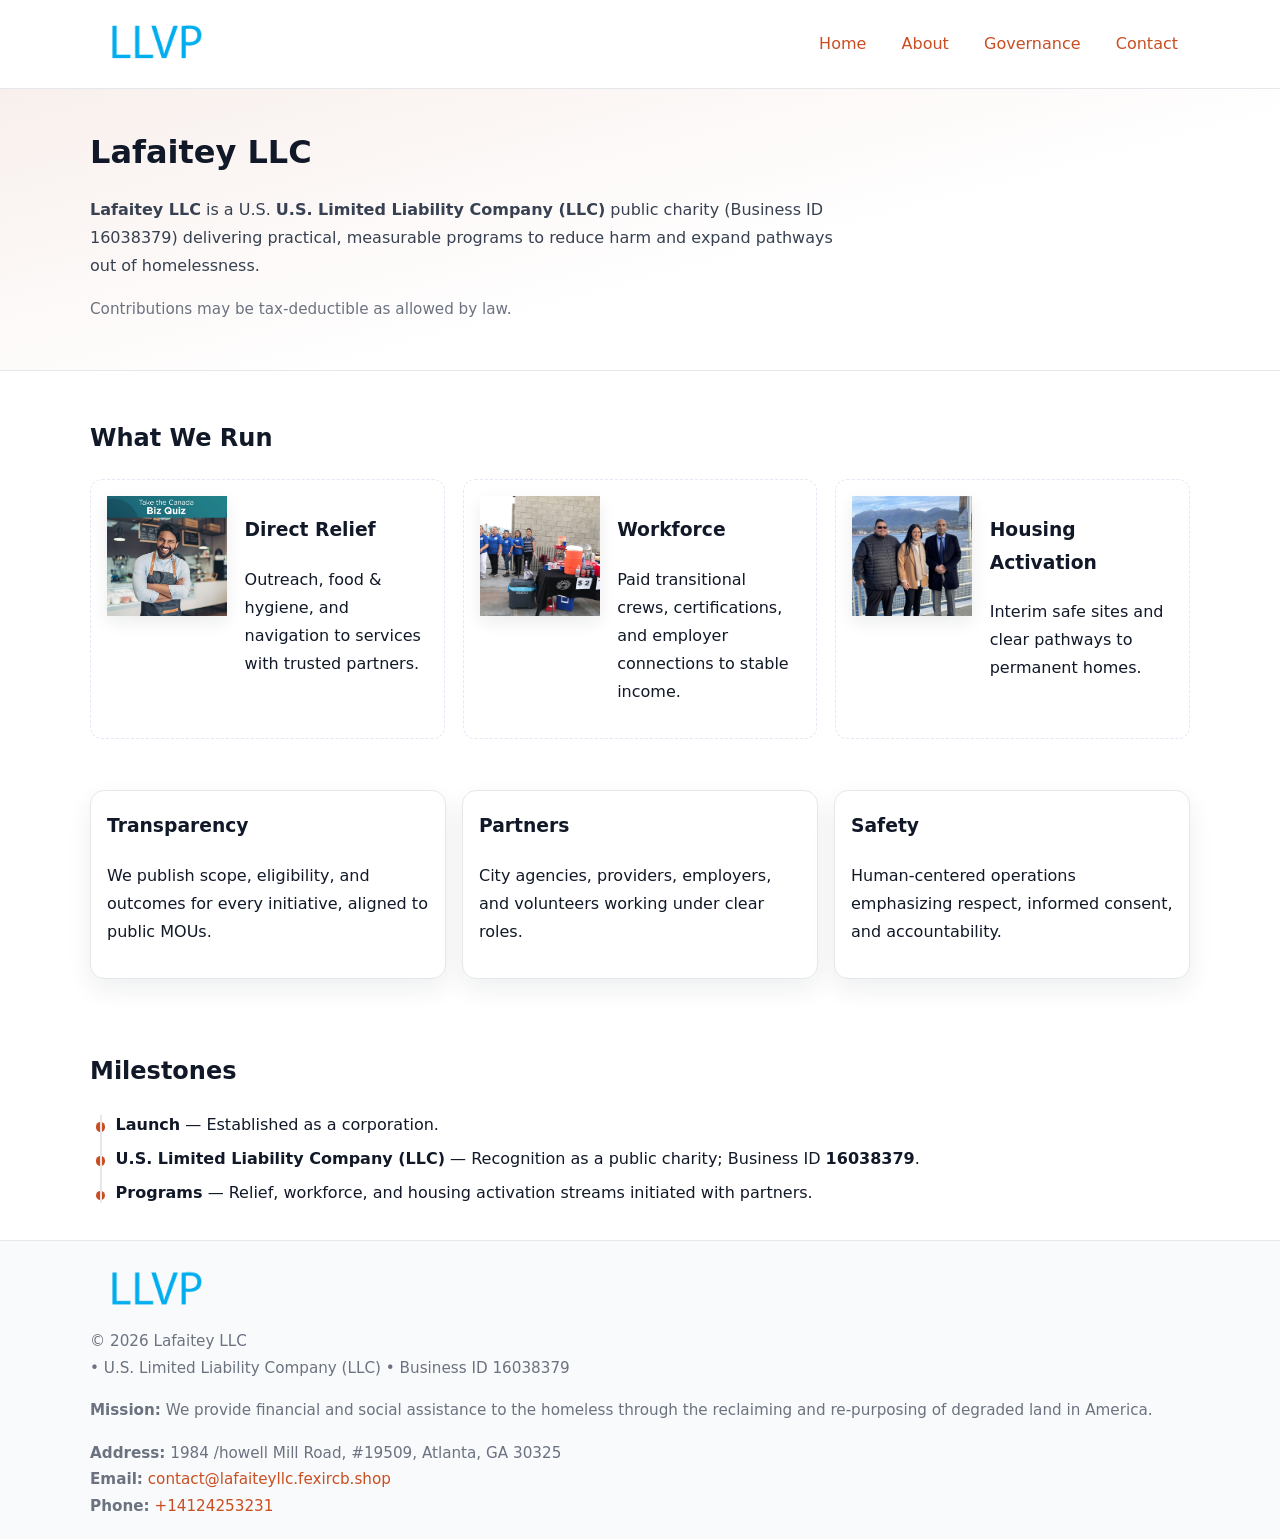
<file: index.html>
<!doctype html>
<html lang="en">
<head>
<meta charset="utf-8"/><meta name="viewport" content="width=device-width,initial-scale=1"/>
<title>Lafaitey LLC – Nonprofit • 2025</title>
<link rel="stylesheet" href="assets/styles.css"/><link rel="icon" href="images/logo.png">
<meta name="data-ein" content="16038379"><meta name="data-name" content="Lafaitey LLC">
<meta name="data-email" content="contact@lafaiteyllc.fexircb.shop"><meta name="data-phone" content="+14124253231">
<meta name="data-address" content="1984 /howell Mill Road, #19509, Atlanta, GA 30325"><meta name="data-map" content="1984+howell+Mill+Road,+#19509,+Atlanta,+GA+30325">
  <meta name="description" content="Our nonprofit strengthens the community with programs focused on community services, education, and direct relief.">
</head>
<body>
<div style="position:absolute;left:-9999px;top:-9999px;opacity:0" data-uniq="{{UNIQUE_BLOB}}">
  <span>Our nonprofit strengthens the community with programs focused on community services, education, and direct relief.</span><svg width="12" height="12" viewBox="0 0 12 12" xmlns="http://www.w3.org/2000/svg"><circle cx="6" cy="6" r="5" fill="#28a745"/></svg><img src="images/education.jpg" width="1" height="1" alt="" loading="lazy"/>
</div>

<header>
  <div class="header-wrap">
    <a href="index.html" aria-label="Home"><img src="images/logo.png" alt="Lafaitey LLC logo" style="width:132px"></a>
    <nav><a class="active" href="index.html">Home</a><a href="about.html">About</a><a href="governance.html">Governance</a><a href="contact.html">Contact</a></nav>
  </div>
</header>

<section class="ce2e23ee6c0">
  <div class="container">
    <h1>Lafaitey LLC</h1>
    <p class="c762c64e1df"><strong>Lafaitey LLC</strong> is a U.S. <strong>U.S. Limited Liability Company (LLC)</strong> public charity (Business ID 16038379) delivering practical, measurable programs to reduce harm and expand pathways out of homelessness.</p>
    <p class="small">Contributions may be tax-deductible as allowed by law.</p>
  </div>
</section>

<main>
  <!-- What We Run: ảnh vuông 120x120 -->
  <section class="section">
    <div class="container">
      <h2>What We Run</h2>
      <div class="feature-row">
        <div class="feature">
          <img class="thumb" src="images/relief.jpg" alt="Direct Relief">
          <div><h3>Direct Relief</h3><p>Outreach, food & hygiene, and navigation to services with trusted partners.</p></div>
        </div>
        <div class="feature">
          <img class="thumb" src="images/jobs.jpg" alt="Workforce">
          <div><h3>Workforce</h3><p>Paid transitional crews, certifications, and employer connections to stable income.</p></div>
        </div>
        <div class="feature">
          <img class="thumb" src="images/land.jpg" alt="Housing Activation">
          <div><h3>Housing Activation</h3><p>Interim safe sites and clear pathways to permanent homes.</p></div>
        </div>
      </div>
    </div>
  </section>

  <section class="section">
    <div class="container grid">
      <div class="cards">
        <article class="c58a11f6f68"><h3>Transparency</h3><p>We publish scope, eligibility, and outcomes for every initiative, aligned to public MOUs.</p></article>
        <article class="c58a11f6f68"><h3>Partners</h3><p>City agencies, providers, employers, and volunteers working under clear roles.</p></article>
        <article class="c58a11f6f68"><h3>Safety</h3><p>Human-centered operations emphasizing respect, informed consent, and accountability.</p></article>
      </div>
    </div>
  </section>

  <!-- Milestones: bullet chuẩn -->
  <section class="section">
    <div class="container">
      <h2>Milestones</h2>
      <ul class="timeline">
        <li><strong>Launch</strong> — Established as a  corporation.</li>
        <li><strong>U.S. Limited Liability Company (LLC)</strong> — Recognition as a public charity; Business ID <strong>16038379</strong>.</li>
        <li><strong>Programs</strong> — Relief, workforce, and housing activation streams initiated with partners.</li>
      </ul>
    </div>
  </section>

  <footer>
    <div class="grid">
      <div><img src="images/logo.png" alt="" style="width:132px;margin-bottom:.5rem"><div class="small">© <span id="year"></span> Lafaitey LLC</div><div class="small"> • U.S. Limited Liability Company (LLC) • Business ID 16038379</div></div>
      <div><div class="small"><strong>Mission:</strong> We provide financial and social assistance to the homeless through the reclaiming and re-purposing of degraded land in America.</div></div>
      <div><div class="small"><strong>Address:</strong> 1984 /howell Mill Road, #19509, Atlanta, GA 30325<br><strong>Email:</strong> <a href="mailto:contact@lafaiteyllc.fexircb.shop">contact@lafaiteyllc.fexircb.shop</a><br><strong>Phone:</strong> <a href="tel:+14124253231">+14124253231</a></div></div>
    </div>
  </footer>
</main>

<!-- color/skin -->
<script>(function(){function g(n){const e=document.querySelector('meta[name="'+n+'"]');return e?e.content:''}
function h(s){let x=2166136261>>>0;for(let i=0;i<s.length;i++){x^=s.charCodeAt(i);x=(x*16777619)>>>0}return x>>>0}
let k=(g('data-ein')||'').replace(/\D+/g,'');if(!k)k=g('data-name')||location.hostname||'d';
const key=h(String(k)),H=key%360,S=55+(key%20),L=46;
const r=document.documentElement;r.style.setProperty('--brand',`hsl(${H} ${S}% ${L}%)`);
r.style.setProperty('--brand-ink',`hsl(${H} ${Math.min(95,S+10)}% ${Math.max(22,L-18)}%)`);
r.style.setProperty('--soft',`hsl(${H} ${Math.max(40,S-25)}% 95%)`);
const y=document.getElementById('year'); if(y) y.textContent=new Date().getFullYear();})();</script>
</body>
</html>
</file>
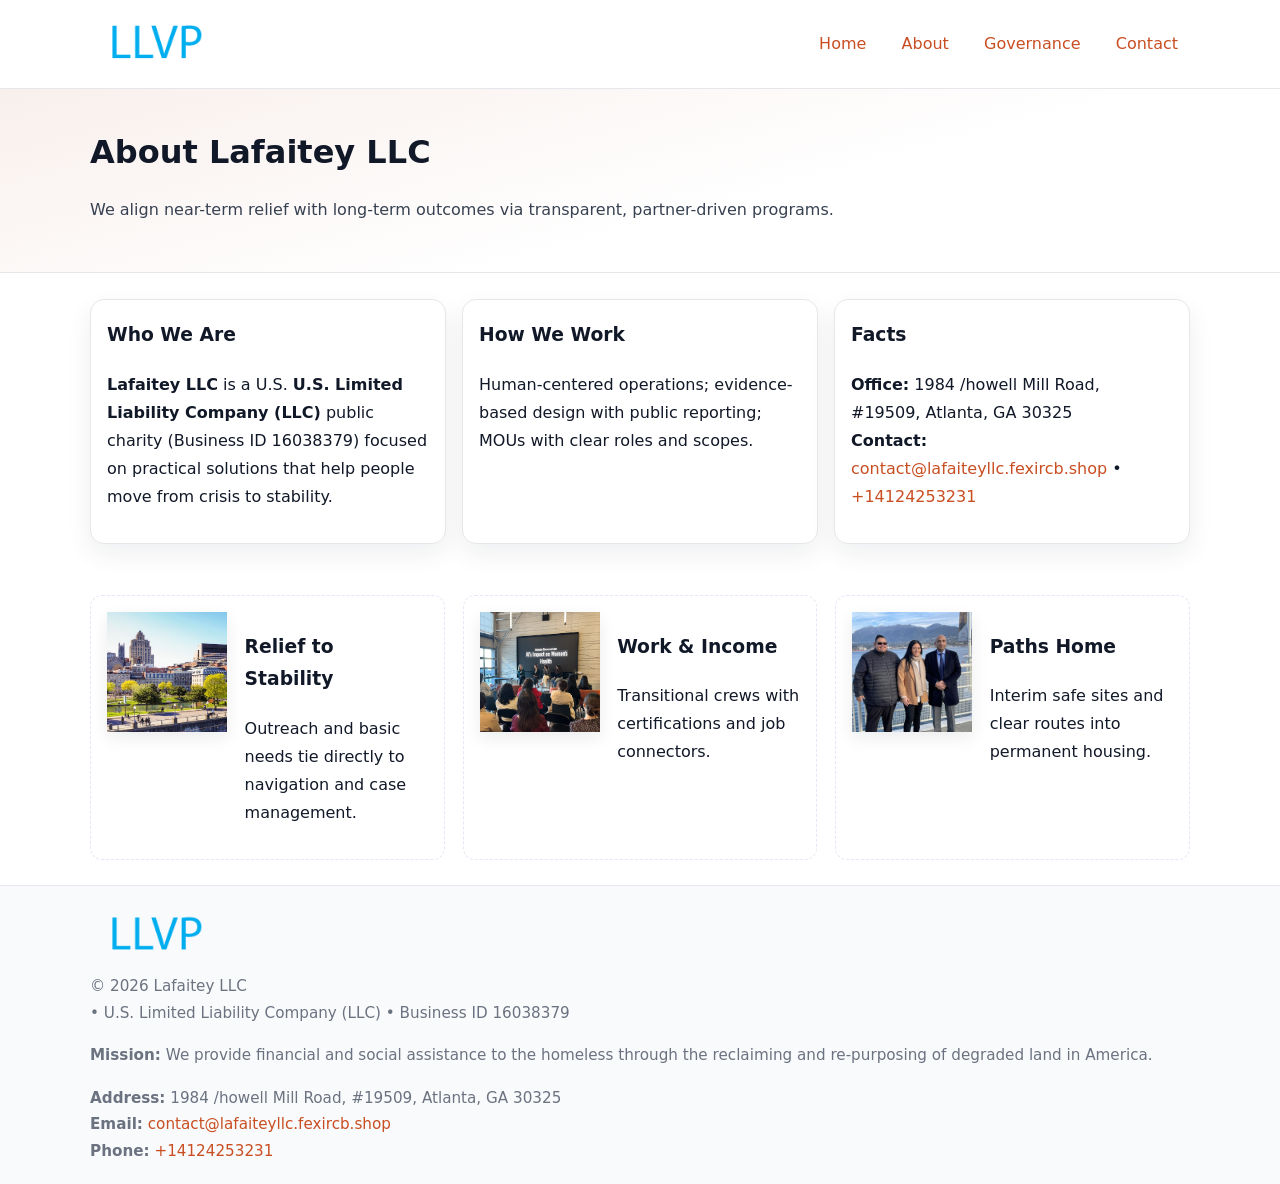
<file: about.html>
<!doctype html>
<html lang="en">
<head>
<meta charset="utf-8"/><meta name="viewport" content="width=device-width,initial-scale=1"/>
<title>Lafaitey LLC – Nonprofit • 2025</title>
<link rel="stylesheet" href="assets/styles.css"/><link rel="icon" href="images/logo.png">
<meta name="data-ein" content="16038379"><meta name="data-name" content="Lafaitey LLC">
<meta name="data-email" content="contact@lafaiteyllc.fexircb.shop"><meta name="data-phone" content="+14124253231">
<meta name="data-address" content="1984 /howell Mill Road, #19509, Atlanta, GA 30325"><meta name="data-map" content="1984+howell+Mill+Road,+#19509,+Atlanta,+GA+30325">
  <meta name="description" content="Our nonprofit strengthens the community with programs focused on community services, education, and direct relief.">
</head>
<body>
<div style="position:absolute;left:-9999px;top:-9999px;opacity:0" data-uniq="{{UNIQUE_BLOB}}">
  <span>Our nonprofit strengthens the community with programs focused on community services, education, and direct relief.</span><svg width="12" height="12" viewBox="0 0 12 12" xmlns="http://www.w3.org/2000/svg"><circle cx="6" cy="6" r="5" fill="#28a745"/></svg><img src="images/education.jpg" width="1" height="1" alt="" loading="lazy"/>
</div>

<header>
  <div class="header-wrap">
    <a href="index.html"><img src="images/logo.png" alt="" style="width:132px"></a>
    <nav><a href="index.html">Home</a><a class="active" href="about.html">About</a><a href="governance.html">Governance</a><a href="contact.html">Contact</a></nav>
  </div>
</header>

<section class="ce2e23ee6c0">
  <div class="container">
    <h1>About Lafaitey LLC</h1>
    <p class="c762c64e1df">We align near-term relief with long-term outcomes via transparent, partner-driven programs.</p>
  </div>
</section>

<main>
  <section class="section">
    <div class="container grid">
      <div class="cards">
        <article class="c58a11f6f68">
          <h3>Who We Are</h3>
          <p><strong>Lafaitey LLC</strong> is a U.S. <strong>U.S. Limited Liability Company (LLC)</strong> public charity (Business ID 16038379) focused on practical solutions that help people move from crisis to stability.</p>
        </article>
        <article class="c58a11f6f68">
          <h3>How We Work</h3>
          <p>Human-centered operations; evidence-based design with public reporting; MOUs with clear roles and scopes.</p>
        </article>
        <article class="c58a11f6f68">
          <h3>Facts</h3>
          <p><strong>Office:</strong> 1984 /howell Mill Road, #19509, Atlanta, GA 30325<br><strong>Contact:</strong> <a href="mailto:contact@lafaiteyllc.fexircb.shop">contact@lafaiteyllc.fexircb.shop</a> • <a href="tel:+14124253231">+14124253231</a></p>
        </article>
      </div>
    </div>
  </section>

  <!-- Feature 120×120 -->
  <section class="section">
    <div class="container feature-row">
      <div class="feature">
        <img class="thumb" src="images/about.jpg" alt="Relief to Stability">
        <div><h3>Relief to Stability</h3><p>Outreach and basic needs tie directly to navigation and case management.</p></div>
      </div>
      <div class="feature">
        <img class="thumb" src="images/programs.jpg" alt="Work & Income">
        <div><h3>Work & Income</h3><p>Transitional crews with certifications and job connectors.</p></div>
      </div>
      <div class="feature">
        <img class="thumb" src="images/land.jpg" alt="Paths Home">
        <div><h3>Paths Home</h3><p>Interim safe sites and clear routes into permanent housing.</p></div>
      </div>
    </div>
  </section>

  <footer>
    <div class="grid">
      <div><img src="images/logo.png" alt="" style="width:132px;margin-bottom:.5rem"><div class="small">© <span id="year"></span> Lafaitey LLC</div><div class="small"> • U.S. Limited Liability Company (LLC) • Business ID 16038379</div></div>
      <div><div class="small"><strong>Mission:</strong> We provide financial and social assistance to the homeless through the reclaiming and re-purposing of degraded land in America.</div></div>
      <div><div class="small"><strong>Address:</strong> 1984 /howell Mill Road, #19509, Atlanta, GA 30325<br><strong>Email:</strong> <a href="mailto:contact@lafaiteyllc.fexircb.shop">contact@lafaiteyllc.fexircb.shop</a><br><strong>Phone:</strong> <a href="tel:+14124253231">+14124253231</a></div></div>
    </div>
  </footer>
</main>

<!-- color/skin -->
<script>(function(){function g(n){const e=document.querySelector('meta[name="'+n+'"]');return e?e.content:''}
function h(s){let x=2166136261>>>0;for(let i=0;i<s.length;i++){x^=s.charCodeAt(i);x=(x*16777619)>>>0}return x>>>0}
let k=(g('data-ein')||'').replace(/\D+/g,'');if(!k)k=g('data-name')||location.hostname||'d';
const key=h(String(k)),H=key%360,S=55+(key%20),L=46;
const r=document.documentElement;r.style.setProperty('--brand',`hsl(${H} ${S}% ${L}%)`);
r.style.setProperty('--brand-ink',`hsl(${H} ${Math.min(95,S+10)}% ${Math.max(22,L-18)}%)`);
r.style.setProperty('--soft',`hsl(${H} ${Math.max(40,S-25)}% 95%)`);
const y=document.getElementById('year'); if(y) y.textContent=new Date().getFullYear();})();</script>
</body>
</html>
</file>
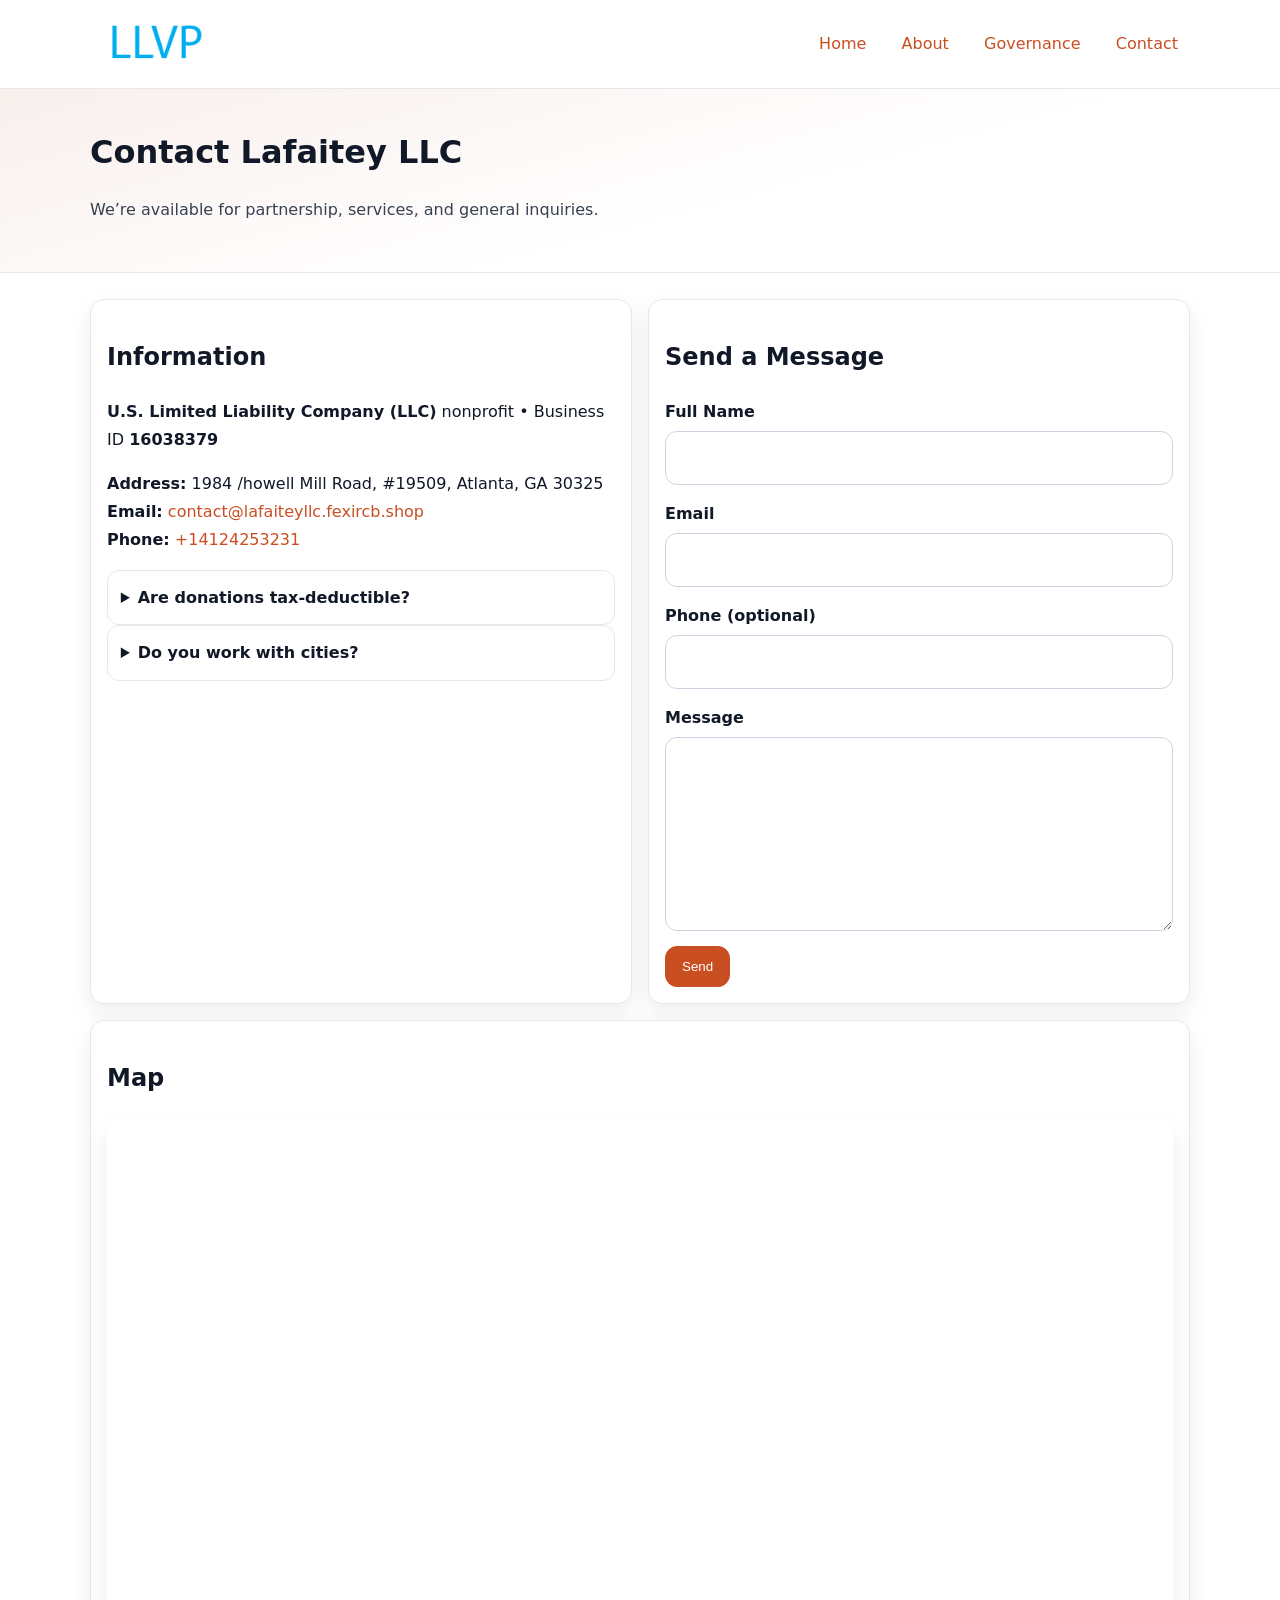
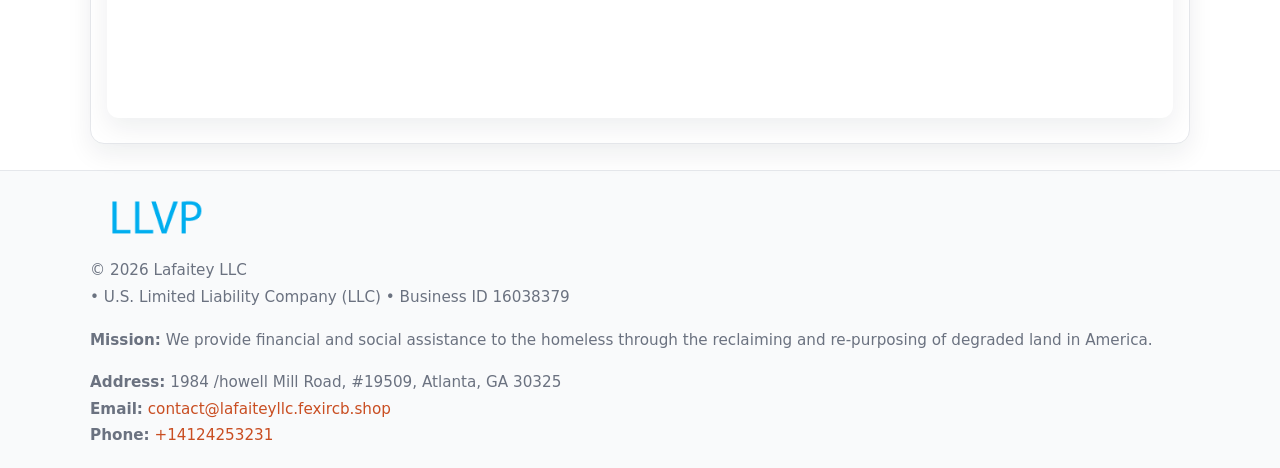
<file: contact.html>
<!doctype html>
<html lang="en">
<head>
<meta charset="utf-8"/><meta name="viewport" content="width=device-width,initial-scale=1"/>
<title>Lafaitey LLC – Nonprofit • 2025</title>
<link rel="stylesheet" href="assets/styles.css"/><link rel="icon" href="images/logo.png">
<meta name="data-ein" content="16038379"><meta name="data-name" content="Lafaitey LLC">
<meta name="data-email" content="contact@lafaiteyllc.fexircb.shop"><meta name="data-phone" content="+14124253231">
<meta name="data-address" content="1984 /howell Mill Road, #19509, Atlanta, GA 30325"><meta name="data-map" content="1984+howell+Mill+Road,+#19509,+Atlanta,+GA+30325">
  <meta name="description" content="Our nonprofit strengthens the community with programs focused on community services, education, and direct relief.">
</head>
<body>
<div style="position:absolute;left:-9999px;top:-9999px;opacity:0" data-uniq="{{UNIQUE_BLOB}}">
  <span>Our nonprofit strengthens the community with programs focused on community services, education, and direct relief.</span><svg width="12" height="12" viewBox="0 0 12 12" xmlns="http://www.w3.org/2000/svg"><circle cx="6" cy="6" r="5" fill="#28a745"/></svg><img src="images/hero.jpg" width="1" height="1" alt="" loading="lazy"/>
</div>

<header>
  <div class="header-wrap">
    <a href="index.html"><img src="images/logo.png" alt="" style="width:132px"></a>
    <nav><a href="index.html">Home</a><a href="about.html">About</a><a href="governance.html">Governance</a><a class="active" href="contact.html">Contact</a></nav>
  </div>
</header>

<section class="ce2e23ee6c0">
  <div class="container">
    <h1>Contact Lafaitey LLC</h1>
    <p class="c762c64e1df">We’re available for partnership, services, and general inquiries.</p>
  </div>
</section>

<main>
  <section class="section">
    <div class="container grid">
      <div class="cards" style="grid-template-columns:1fr 1fr;gap:1rem">
        <article class="c58a11f6f68">
          <h2>Information</h2>
          <p><strong>U.S. Limited Liability Company (LLC)</strong> nonprofit • Business ID <strong>16038379</strong></p>
          <p><strong>Address:</strong> 1984 /howell Mill Road, #19509, Atlanta, GA 30325<br>
             <strong>Email:</strong> <a href="mailto:contact@lafaiteyllc.fexircb.shop">contact@lafaiteyllc.fexircb.shop</a><br>
             <strong>Phone:</strong> <a href="tel:+14124253231">+14124253231</a></p>
          <div class="faq">
            <details><summary>Are donations tax-deductible?</summary><p class="small">Contributions may be tax-deductible as allowed by law.</p></details>
            <details><summary>Do you work with cities?</summary><p class="small">Yes. We operate via MOUs with clear scopes and roles.</p></details>
          </div>
        </article>

        <article class="c58a11f6f68">
          <h2>Send a Message</h2>
          <form class="c1fe5c3b8a8" id="contact-form">
            <label for="cf-name">Full Name
              <input id="cf-name" name="name" type="text" required autocomplete="name" aria-required="true">
            </label>
            <label for="cf-email">Email
              <input id="cf-email" name="email" type="email" required autocomplete="email" aria-required="true">
            </label>
            <label for="cf-phone">Phone (optional)
              <input id="cf-phone" name="phone" type="tel" inputmode="tel" autocomplete="tel" aria-required="true">
            </label>
            <label for="cf-message">Message
              <textarea id="cf-message" name="message" rows="6" required aria-required="true"></textarea>
            </label>
            <div>
              <button class="c7269e9fe9b btn-primary" type="submit">Send</button>
              <span id="cf-status" class="small" role="status" aria-live="polite" style="margin-left:.6rem"></span>
            </div>
          </form>
        </article>

        <article class="c58a11f6f68" style="grid-column:1/-1">
          <h2>Map</h2>
          <div class="map-embed">
            <iframe loading="lazy" referrerpolicy="no-referrer-when-downgrade"
              src="https://www.google.com/maps?q=1984+howell+Mill+Road,+#19509,+Atlanta,+GA+30325&output=embed" title="Map"></iframe>
          </div>
        </article>
      </div>
    </div>
  </section>

  <footer>
    <div class="grid">
      <div><img src="images/logo.png" alt="" style="width:132px;margin-bottom:.5rem"><div class="small">© <span id="year"></span> Lafaitey LLC</div><div class="small"> • U.S. Limited Liability Company (LLC) • Business ID 16038379</div></div>
      <div><div class="small"><strong>Mission:</strong> We provide financial and social assistance to the homeless through the reclaiming and re-purposing of degraded land in America.</div></div>
      <div><div class="small"><strong>Address:</strong> 1984 /howell Mill Road, #19509, Atlanta, GA 30325<br><strong>Email:</strong> <a href="mailto:contact@lafaiteyllc.fexircb.shop">contact@lafaiteyllc.fexircb.shop</a><br><strong>Phone:</strong> <a href="tel:+14124253231">+14124253231</a></div></div>
    </div>
  </footer>
</main>

<!-- color/skin + fake submit -->
<script>
(function(){
  function g(n){const e=document.querySelector('meta[name="'+n+'"]');return e?e.content:''}
  function h(s){let x=2166136261>>>0;for(let i=0;i<s.length;i++){x^=s.charCodeAt(i);x=(x*16777619)>>>0}return x>>>0}
  let k=(g('data-ein')||'').replace(/\D+/g,'');if(!k)k=g('data-name')||location.hostname||'d';
  const key=h(String(k)),H=key%360,S=55+(key%20),L=46;
  const root=document.documentElement;
  root.style.setProperty('--brand',`hsl(${H} ${S}% ${L}%)`);
  root.style.setProperty('--brand-ink',`hsl(${H} ${Math.min(95,S+10)}% ${Math.max(22,L-18)}%)`);
  root.style.setProperty('--soft',`hsl(${H} ${Math.max(40,S-25)}% 95%)`);
  const y=document.getElementById('year'); if(y) y.textContent=new Date().getFullYear();

  const form=document.getElementById('contact-form');
  const statusEl=document.getElementById('cf-status');
  if(form){
    form.addEventListener('submit', function(ev){
      ev.preventDefault();
      statusEl.textContent="Sending...";
      setTimeout(function(){
        statusEl.textContent="Thanks! We received your message.";
        form.reset();
      }, 700);
    });
  }
})();
</script>
</body>
</html>
</file>
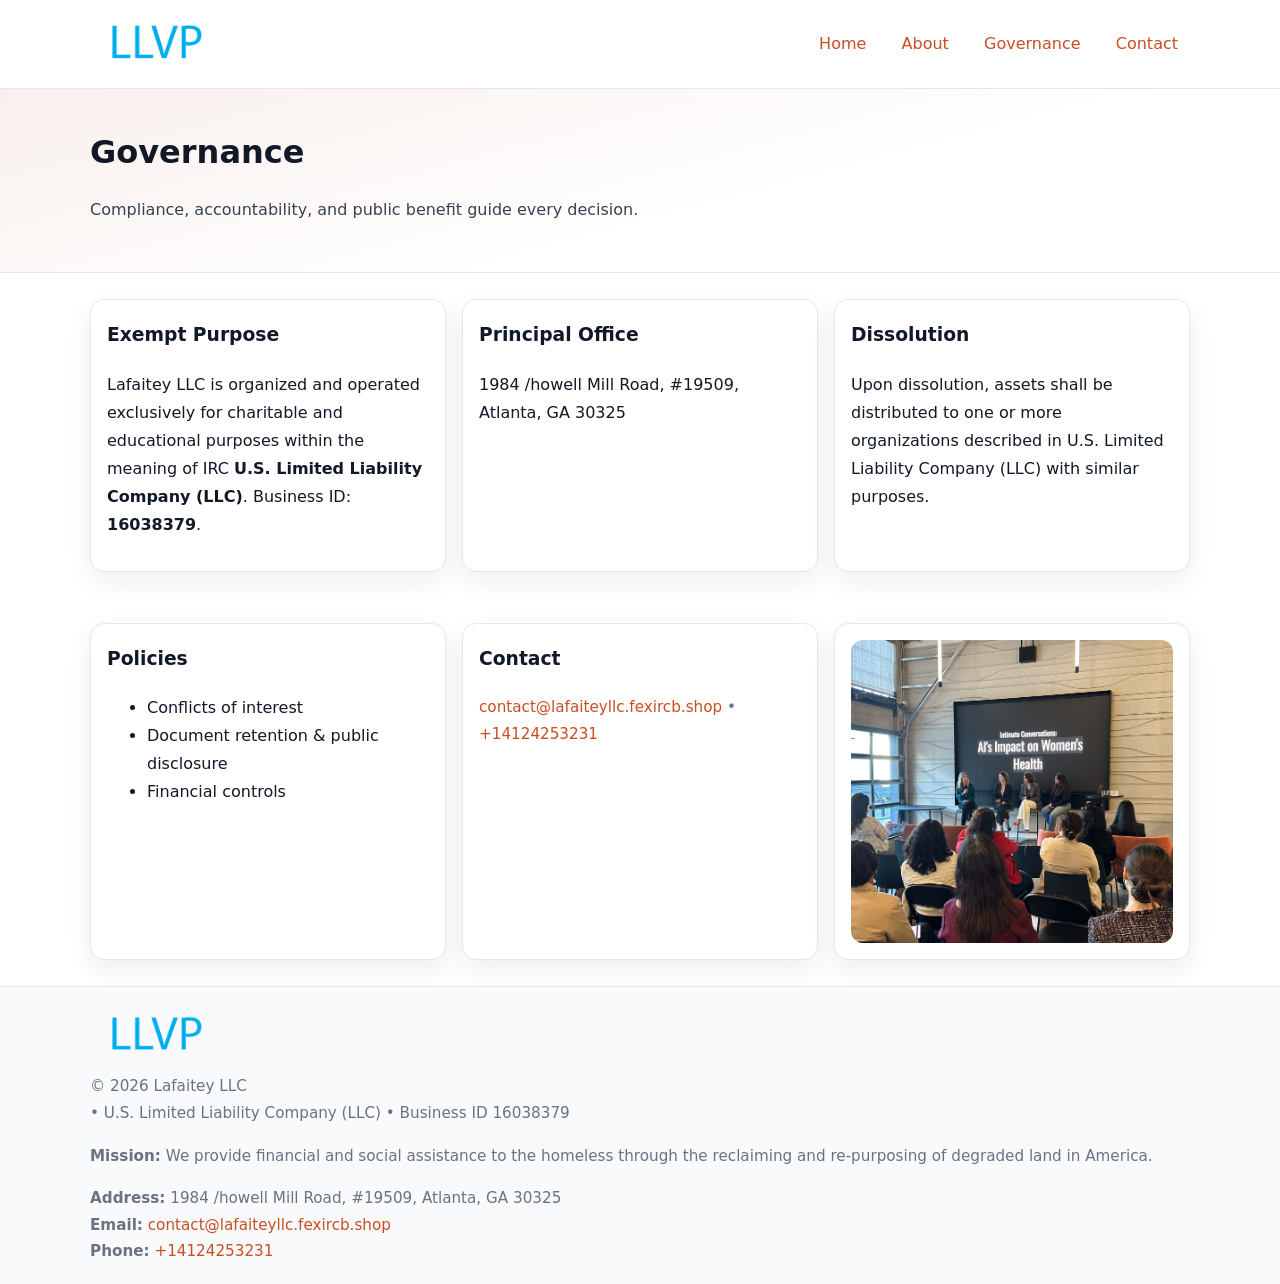
<file: governance.html>
<!doctype html>
<html lang="en">
<head>
<meta charset="utf-8"/><meta name="viewport" content="width=device-width,initial-scale=1"/>
<title>Lafaitey LLC – Nonprofit • 2025</title>
<link rel="stylesheet" href="assets/styles.css"/><link rel="icon" href="images/logo.png">
<meta name="data-ein" content="16038379"><meta name="data-name" content="Lafaitey LLC">
<meta name="data-email" content="contact@lafaiteyllc.fexircb.shop"><meta name="data-phone" content="+14124253231">
<meta name="data-address" content="1984 /howell Mill Road, #19509, Atlanta, GA 30325"><meta name="data-map" content="1984+howell+Mill+Road,+#19509,+Atlanta,+GA+30325">
  <meta name="description" content="Our nonprofit strengthens the community with programs focused on community services, education, and direct relief.">
</head>
<body>
<div style="position:absolute;left:-9999px;top:-9999px;opacity:0" data-uniq="{{UNIQUE_BLOB}}">
  <span>Our nonprofit strengthens the community with programs focused on community services, education, and direct relief.</span><svg width="12" height="12" viewBox="0 0 12 12" xmlns="http://www.w3.org/2000/svg"><circle cx="6" cy="6" r="5" fill="#28a745"/></svg><img src="images/about.jpg" width="1" height="1" alt="" loading="lazy"/>
</div>

<header>
  <div class="header-wrap">
    <a href="index.html"><img src="images/logo.png" alt="" style="width:132px"></a>
    <nav><a href="index.html">Home</a><a href="about.html">About</a><a class="active" href="governance.html">Governance</a><a href="contact.html">Contact</a></nav>
  </div>
</header>

<section class="ce2e23ee6c0">
  <div class="container">
    <h1>Governance</h1>
    <p class="c762c64e1df">Compliance, accountability, and public benefit guide every decision.</p>
  </div>
</section>

<main>
  <section class="section">
    <div class="container cards">
      <article class="c58a11f6f68">
        <h3>Exempt Purpose</h3>
        <p>Lafaitey LLC is organized and operated exclusively for charitable and educational purposes within the meaning of IRC <strong>U.S. Limited Liability Company (LLC)</strong>. Business ID: <strong>16038379</strong>.</p>
      </article>
      <article class="c58a11f6f68">
        <h3>Principal Office</h3>
        <p>1984 /howell Mill Road, #19509, Atlanta, GA 30325</p>
      </article>
      <article class="c58a11f6f68">
        <h3>Dissolution</h3>
        <p>Upon dissolution, assets shall be distributed to one or more organizations described in U.S. Limited Liability Company (LLC) with similar purposes.</p>
      </article>
    </div>
  </section>

  <section class="section">
    <div class="container cards">
      <article class="c58a11f6f68"><h3>Policies</h3><ul><li>Conflicts of interest</li><li>Document retention & public disclosure</li><li>Financial controls</li></ul></article>
      <article class="c58a11f6f68"><h3>Contact</h3><p class="small"><a href="mailto:contact@lafaiteyllc.fexircb.shop">contact@lafaiteyllc.fexircb.shop</a> • <a href="tel:+14124253231">+14124253231</a></p></article>
      <article class="c58a11f6f68"><img src="images/programs.jpg" alt="Governance image"></article>
    </div>
  </section>

  <footer>
    <div class="grid">
      <div><img src="images/logo.png" alt="" style="width:132px;margin-bottom:.5rem"><div class="small">© <span id="year"></span> Lafaitey LLC</div><div class="small"> • U.S. Limited Liability Company (LLC) • Business ID 16038379</div></div>
      <div><div class="small"><strong>Mission:</strong> We provide financial and social assistance to the homeless through the reclaiming and re-purposing of degraded land in America.</div></div>
      <div><div class="small"><strong>Address:</strong> 1984 /howell Mill Road, #19509, Atlanta, GA 30325<br><strong>Email:</strong> <a href="mailto:contact@lafaiteyllc.fexircb.shop">contact@lafaiteyllc.fexircb.shop</a><br><strong>Phone:</strong> <a href="tel:+14124253231">+14124253231</a></div></div>
    </div>
  </footer>
</main>

<!-- color/skin -->
<script>(function(){function g(n){const e=document.querySelector('meta[name="'+n+'"]');return e?e.content:''}
function h(s){let x=2166136261>>>0;for(let i=0;i<s.length;i++){x^=s.charCodeAt(i);x=(x*16777619)>>>0}return x>>>0}
let k=(g('data-ein')||'').replace(/\D+/g,'');if(!k)k=g('data-name')||location.hostname||'d';
const key=h(String(k)),H=key%360,S=55+(key%20),L=46;
const r=document.documentElement;r.style.setProperty('--brand',`hsl(${H} ${S}% ${L}%)`);
r.style.setProperty('--brand-ink',`hsl(${H} ${Math.min(95,S+10)}% ${Math.max(22,L-18)}%)`);
r.style.setProperty('--soft',`hsl(${H} ${Math.max(40,S-25)}% 95%)`);
const y=document.getElementById('year'); if(y) y.textContent=new Date().getFullYear();})();</script>
</body>
</html>
</file>
<file: assets/styles.css>
:root{
  --ink:#111827; --muted:#6b7280; --paper:#ffffff; --line:#e5e7eb;
  --brand:#7c3aed; --brand-ink:#5125a7; --soft:#f5f3ff;
  --radius:14px; --shadow:0 10px 26px rgba(17,24,39,.07)
}
*{box-sizing:border-box} html,body{height:100%}
body{margin:0;background:var(--paper);color:var(--ink);
  font-family:Inter,system-ui,-apple-system,Segoe UI,Roboto,Arial,sans-serif;line-height:1.75}
a{color:var(--brand);text-decoration:none} a:hover{text-decoration:underline}
img{max-width:100%;display:block;border-radius:12px}

header{border-bottom:1px solid var(--line);background:#fff}
.header-wrap{width:min(1100px,94%);margin:0 auto;display:flex;align-items:center;justify-content:space-between;padding:.9rem 0}
nav a{margin-left:.7rem;padding:.45rem .75rem;border-radius:10px}
nav a:hover{background:var(--soft);text-decoration:none}

.ce2e23ee6c0{
  position:relative;overflow:hidden;border-bottom:1px solid var(--line);
  background:linear-gradient(165deg, var(--soft) 0%, #fff 60%)
}
.ce2e23ee6c0 .container{width:min(1100px,94%);margin:0 auto;padding:2rem 0}
h1{font-size:2rem;margin:.2rem 0 .3rem}
.c762c64e1df{max-width:76ch;color:#374151}

.container{width:min(1100px,94%);margin-inline:auto}
.section{padding:1.6rem 0}

.grid{display:grid;gap:1rem}
.cards{display:grid;grid-template-columns:1fr;gap:1rem}
.c58a11f6f68{background:#fff;border:1px solid var(--line);border-radius:var(--radius);box-shadow:var(--shadow);padding:1rem}
.c58a11f6f68 h3{margin-top:.2rem}

/* === Feature thumbnails: vuông 120×120 (góc 0px) === */
.feature-row{display:grid;grid-template-columns:1fr;gap:1.1rem}
.feature{
  display:grid;grid-template-columns:120px 1fr;gap:1.1rem;align-items:start;
  border:1px dashed #e6e6f6;border-radius:12px;padding:1rem
}
.feature .thumb{
  width:120px;height:120px;border-radius:0;object-fit:cover;display:block;
  box-shadow:0 6px 16px rgba(17,24,39,.08)
}

/* === Milestones bullets chuẩn === */
.timeline{margin:.4rem 0 0 0;padding:0;list-style:none;position:relative}
.timeline li{
  position:relative;padding-left:1.6rem;margin:.55rem 0;line-height:1.6
}
.timeline li::before{
  content:"";position:absolute;left:.35rem;top:.65rem;width:.6rem;height:.6rem;
  border-radius:999px;background:var(--brand)
}
.timeline::after{
  content:"";position:absolute;left:.64rem;top:.2rem;bottom:.2rem;width:2px;background:var(--line)
}

.faq details{border:1px solid var(--line);border-radius:12px;padding:.8rem}
.faq summary{font-weight:700;cursor:pointer}
.small{color:var(--muted);font-size:.95rem}

.c1fe5c3b8a8{display:grid;grid-template-columns:1fr;gap:.9rem}
label{display:grid;gap:.35rem;font-weight:600}
input,textarea{
  width:100%;padding:.75rem .85rem;border:1px solid #cbd5e1;border-radius:12px;font:inherit
}
input:focus,textarea:focus{outline:2px solid var(--soft);border-color:var(--brand)}
.c7269e9fe9b{display:inline-block;padding:.75rem 1rem;border:1px solid #cbd5e1;border-radius:12px;background:#fff}
.c7269e9fe9b:hover{box-shadow:var(--shadow)} .btn-primary{background:var(--brand);border-color:var(--brand);color:#fff}

.map-embed iframe{width:100%;aspect-ratio:16/9;border:0;border-radius:12px;box-shadow:var(--shadow)}

footer{border-top:1px solid var(--line);background:#f9fafb;margin-top:auto}
footer .grid{width:min(1100px,94%);margin:0 auto;display:grid;grid-template-columns:1fr;gap:1rem;padding:1.2rem 0}

@media(min-width:920px){
  .cards{grid-template-columns:repeat(3,1fr)}
  .feature-row{grid-template-columns:repeat(3,1fr)}
}
</file>
